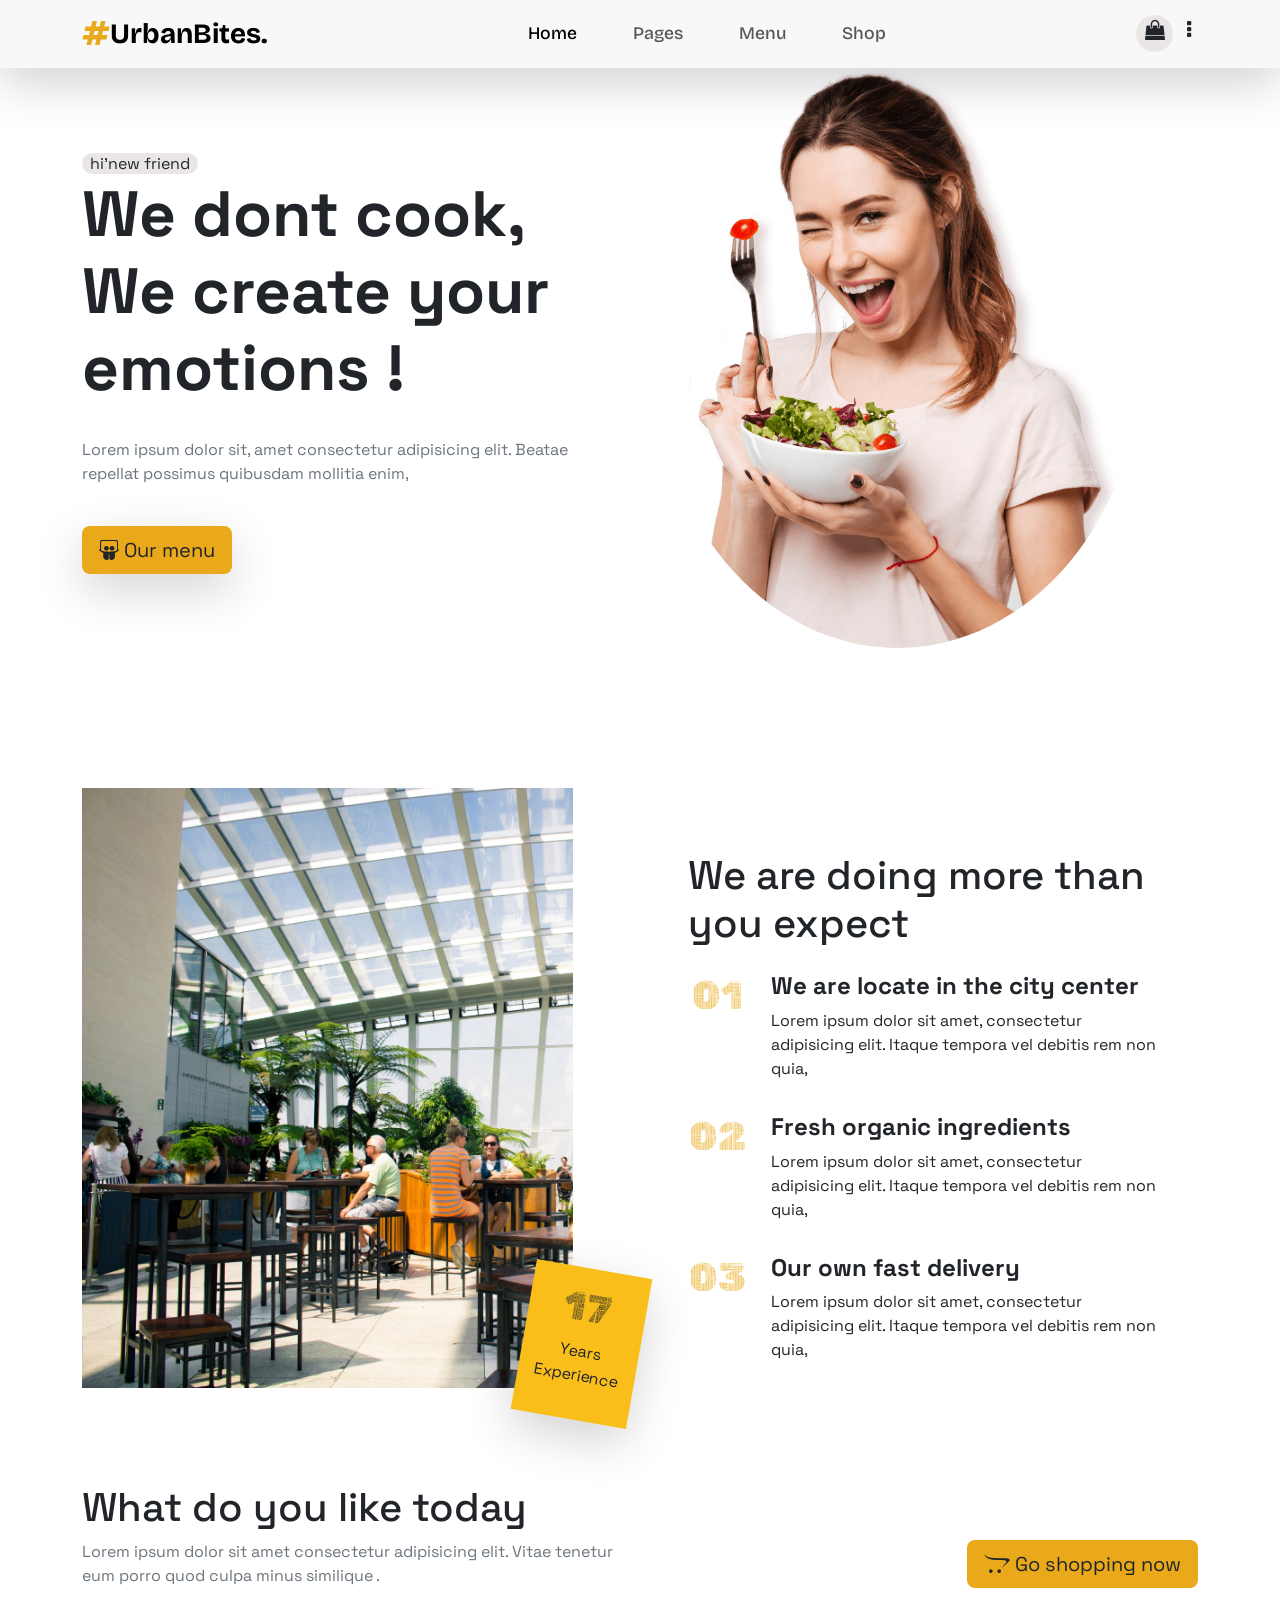
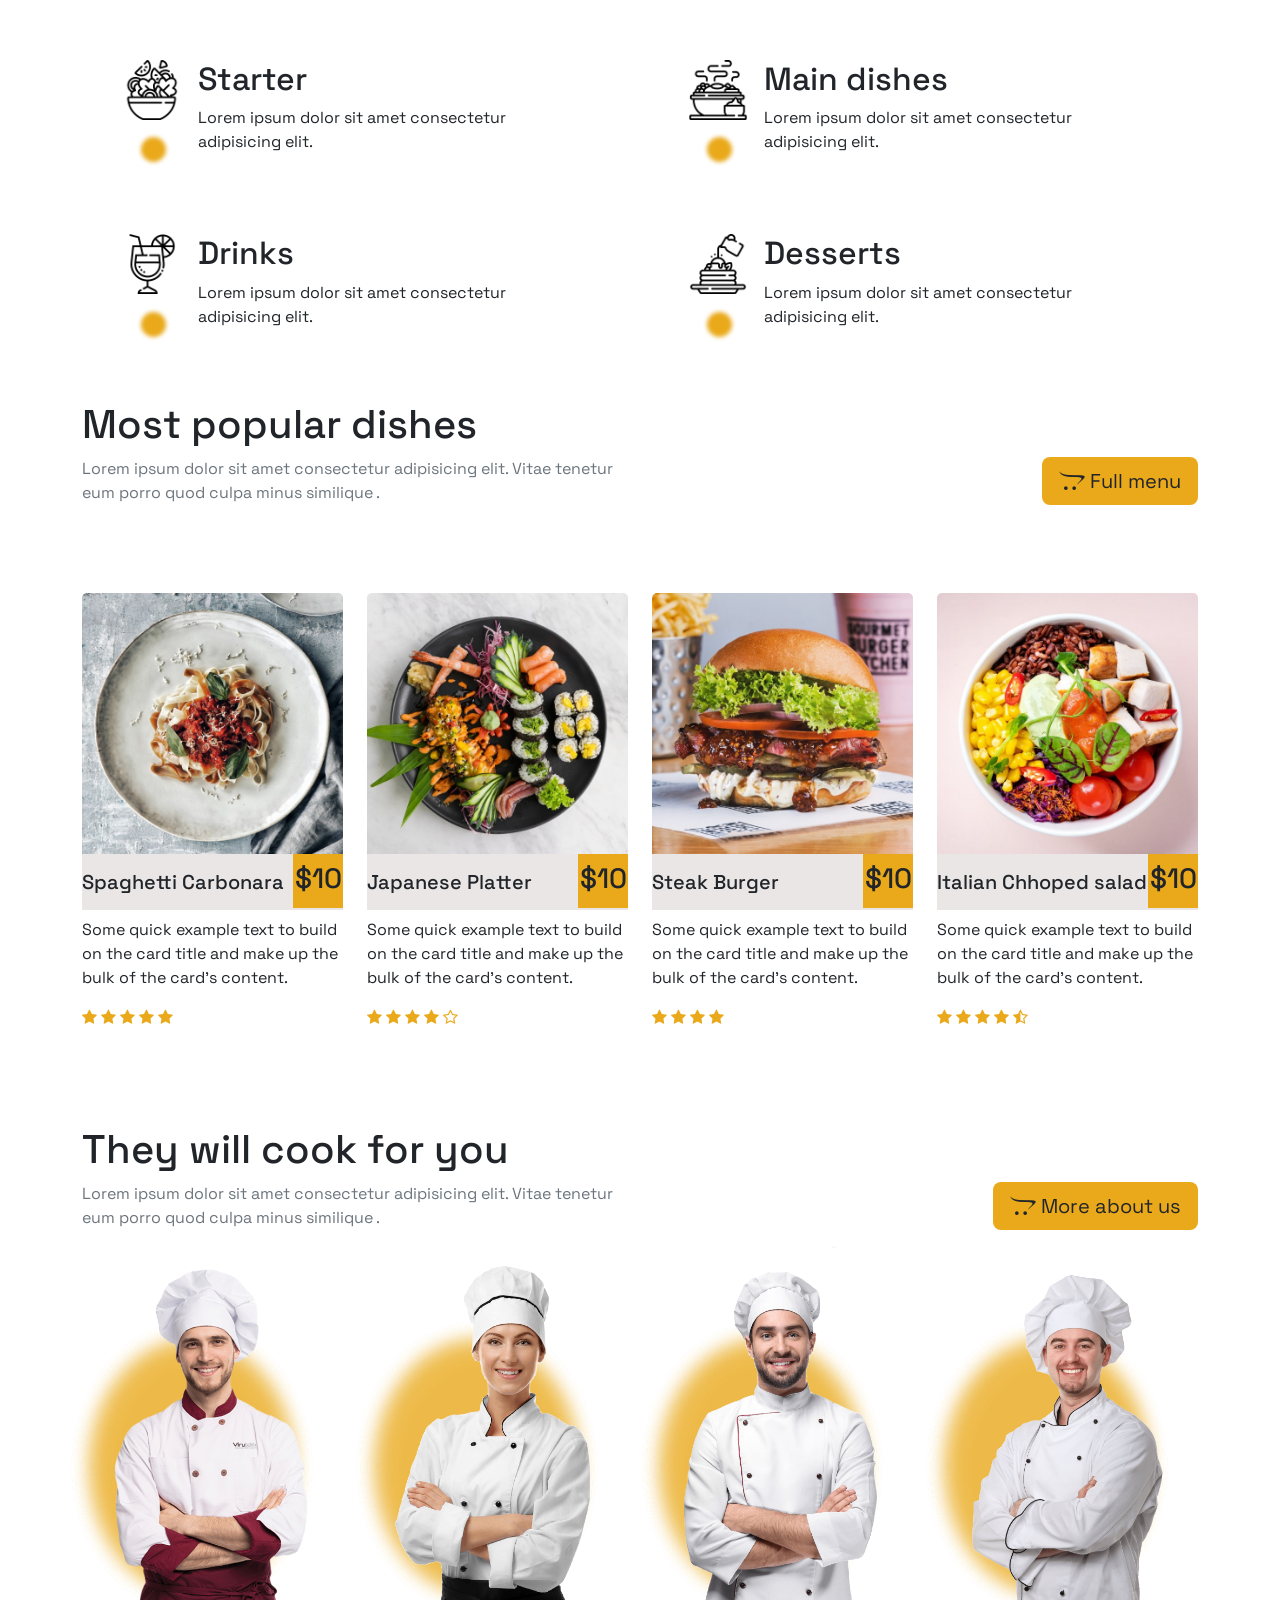
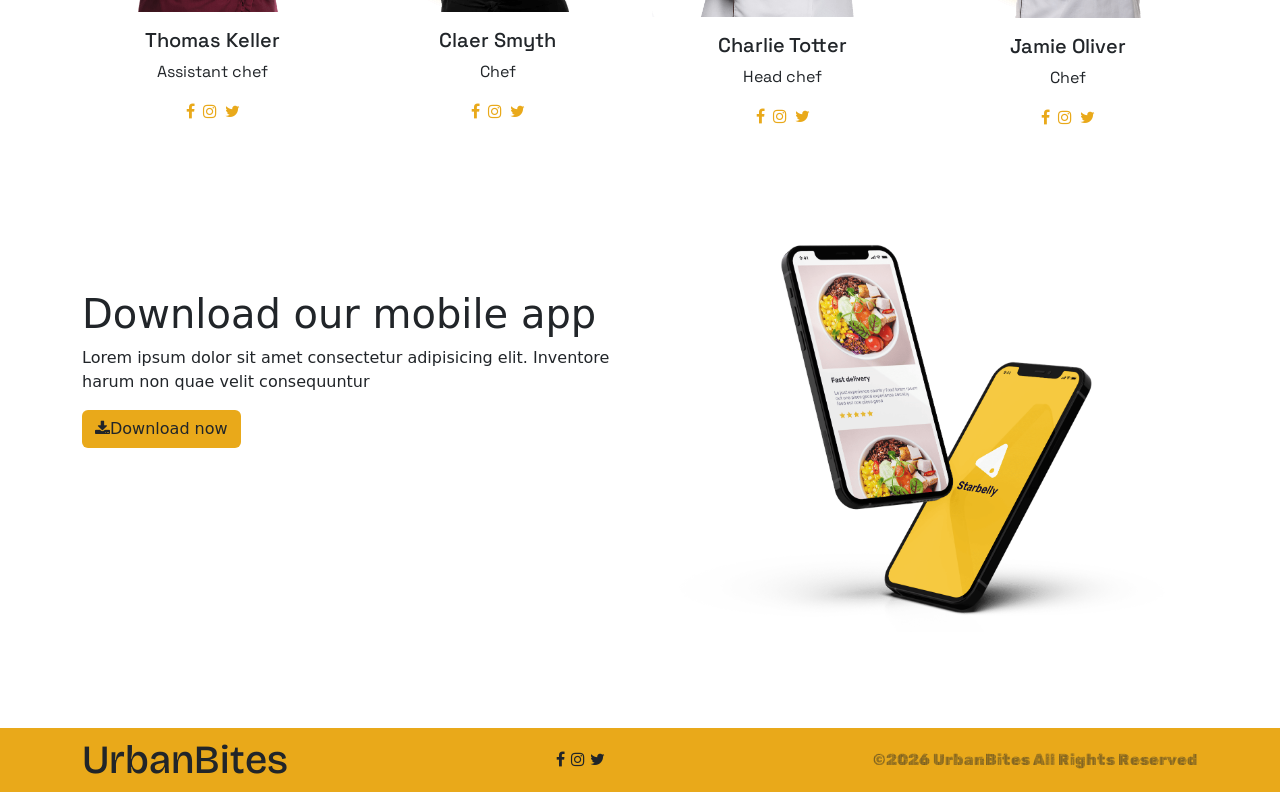
<file: index.html>
<!doctype html>
<html lang="en">
  <head>
    <meta charset="UTF-8" />
    <meta name="viewport" content="width=device-width, initial-scale=1.0" />
    <title>Restaurant</title>
    <link
      href="https://cdn.jsdelivr.net/npm/bootstrap@5.3.8/dist/css/bootstrap.min.css"
      rel="stylesheet"
      integrity="sha384-sRIl4kxILFvY47J16cr9ZwB07vP4J8+LH7qKQnuqkuIAvNWLzeN8tE5YBujZqJLB"
      crossorigin="anonymous"
    />
    <link rel="stylesheet" href="style.css" />
    <link
      rel="stylesheet"
      href="https://cdnjs.cloudflare.com/ajax/libs/font-awesome/4.7.0/css/font-awesome.min.css"
    />
  </head>
  <body>
    <!-- Header -->
    <header>
      <nav class="navbar navbar-expand-lg bg-body-teritary shadow-lg fixed-top">
        <div class="container">
          <a class="navbar-brand fs-3 fw-bold" href="#"
            ><span><i class="fa fa-hashtag" aria-hidden="true"></i></span
            >UrbanBites.</a
          >
          <button
            class="navbar-toggler"
            type="button"
            data-bs-toggle="collapse"
            data-bs-target="#navbarSupportedContent"
            aria-controls="navbarSupportedContent"
            aria-expanded="false"
            aria-label="Toggle navigation"
          >
            <span class="navbar-toggler-icon"></span>
          </button>
          <div class="collapse navbar-collapse" id="navbarSupportedContent">
            <ul class="navbar-nav mx-auto mb-2 mb-lg-0">
              <li class="nav-item">
                <a class="nav-link active" aria-current="page" href="#">Home</a>
              </li>
              <li class="nav-item">
                <a class="nav-link" href="#pages">Pages</a>
              </li>

              <li class="nav-item">
                <a class="nav-link" href="#menu">Menu</a>
              </li>
              <li class="nav-item">
                <a class="nav-link" href="#">Shop</a>
              </li>
            </ul>
            <form class="d-flex" role="search">
              <span><i class="fa fa-shopping-bag" aria-hidden="true"></i></span>
              <span><i class="fa fa-ellipsis-v" aria-hidden="true"></i></span>
            </form>
          </div>
        </div>
      </nav>
    </header>
    <!-- main -->

    <main>
      <!-- Home section -->
      <section class="py-0 py-md-5">
        <div class="container home-box">
          <div class="row">
            <div class="col-12 col-md-6" style="padding-top: 6.5rem">
              <span class="bg-secondary px-2 rounded-4 mt-5 my-5"
                >hi'new friend</span
              >
              <h1 class="fw-bold py-2 py-md-0">
                We dont cook,<br />We create your emotions !
              </h1>
              <p class="text-secondary py-1 py-md-4">
                Lorem ipsum dolor sit, amet consectetur adipisicing elit. Beatae
                repellat possimus quibusdam mollitia enim,
              </p>
              <button class="btn btn-lg shadow-lg">
                <i class="fa fa-slideshare" aria-hidden="true"></i> Our menu
              </button>
            </div>
            <div class="col-12 col-md-6 home-img">
              <div class="home-img2">
                <!-- <img src="img/hero-girl.png" class="img-fluid w-75" alt=""> -->
              </div>
            </div>
          </div>
        </div>
      </section>
      <!-- Pages section -->
      <section class="pages py-4" id="pages">
        <div class="container my-5">
          <div class="row">
            <div class="col-12 col-md-6 pages-img">
              <div class="pages-img2"></div>
              <div class="box-17 shadow-lg p-3 text-center">
                <h1>17</h1>
                <p>
                  Years <br />
                  Experience
                </p>
              </div>
            </div>
            <div
              class="col-12 col-md-6 pages-content px-5"
              style="padding-top: 4rem"
            >
              <h1>We are doing more than you expect</h1>
              <div class="row pt-3">
                <div class="col-2"><h1>01</h1></div>
                <div class="col-10">
                  <h2>We are locate in the city center</h2>
                  <p>
                    Lorem ipsum dolor sit amet, consectetur adipisicing elit.
                    Itaque tempora vel debitis rem non quia,
                  </p>
                </div>
              </div>
              <div class="row py-3">
                <div class="col-2"><h1>02</h1></div>
                <div class="col-10">
                  <h2>Fresh organic ingredients</h2>
                  <p>
                    Lorem ipsum dolor sit amet, consectetur adipisicing elit.
                    Itaque tempora vel debitis rem non quia,
                  </p>
                </div>
              </div>
              <div class="row">
                <div class="col-2"><h1>03</h1></div>
                <div class="col-10">
                  <h2>Our own fast delivery</h2>
                  <p>
                    Lorem ipsum dolor sit amet, consectetur adipisicing elit.
                    Itaque tempora vel debitis rem non quia,
                  </p>
                </div>
              </div>
            </div>
          </div>
        </div>
      </section>
      <!-- what you like today -->
      <section class="py-4 today">
        <div class="container">
          <div class="row">
            <div class="col-12 col-md-6">
              <h1>What do you like today</h1>
              <p class="text-secondary">
                Lorem ipsum dolor sit amet consectetur adipisicing elit. Vitae
                tenetur eum porro quod culpa minus similique .
              </p>
            </div>
            <div
              class="col-12 col-md-6 d-flex justify-content-md-end justify-content-start align-items-end pb-3"
            >
              <button class="btn btn-lg">
                <span><i class="fa fa-opencart" aria-hidden="true"></i></span>
                Go shopping now
              </button>
            </div>
          </div>

          <div class="row py-5 g-3">
            <div class="col-12 col-md-6 px-5 d-flex gap-3 py-2 starter">
              <div class="img-bg">
                <span></span>
                <img
                  src="img/category1.png"
                  alt=""
                  class="img-fluid"
                  width="65px"
                />
              </div>
              <div>
                <h2>Starter</h2>
                <p>Lorem ipsum dolor sit amet consectetur adipisicing elit.</p>
              </div>
            </div>
            <div class="col-12 col-md-6 px-5 d-flex gap-3 py-2 main-course">
              <div class="img-bg">
                <span></span>
                <img
                  src="img/category2.png"
                  alt=""
                  class="img-fluid"
                  width="65px"
                />
              </div>
              <div>
                <h2>Main dishes</h2>
                <p>Lorem ipsum dolor sit amet consectetur adipisicing elit.</p>
              </div>
            </div>
          </div>
          <div class="row g-3">
            <div class="col-12 col-md-6 px-5 d-flex gap-3 py-2 drinks">
              <div class="img-bg">
                <span></span>
                <img
                  src="img/category3.png"
                  alt=""
                  class="img-fluid"
                  width="65px"
                />
              </div>
              <div>
                <h2>Drinks</h2>
                <p>Lorem ipsum dolor sit amet consectetur adipisicing elit.</p>
              </div>
            </div>
            <div class="col-12 col-md-6 px-5 d-flex gap-3 py-2 dessert">
              <div class="img-bg">
                <span></span>
                <img
                  src="img/category4.png"
                  alt=""
                  class="img-fluid"
                  width="65px"
                />
              </div>
              <div>
                <h2>Desserts</h2>
                <p>Lorem ipsum dolor sit amet consectetur adipisicing elit.</p>
              </div>
            </div>
          </div>
          <!-- this is also Menu content page  -->
          <div class="row mt-5">
            <div class="col-12 col-md-6">
              <h1>Most popular dishes</h1>
              <p class="text-secondary">
                Lorem ipsum dolor sit amet consectetur adipisicing elit. Vitae
                tenetur eum porro quod culpa minus similique .
              </p>
            </div>
            <div
              class="col-12 col-md-6 d-flex justify-content-md-end justify-content-start align-items-end pb-3"
            >
              <button class="btn btn-lg " id="menu-btn">
                <span><i class="fa fa-opencart" aria-hidden="true"></i></span>
                Full menu
              </button>
            </div>
          </div>
        </div>
      </section>
      <!-- Menu  -->
      <section class="menu py-5" id="menu">
        <div class="container">
          <div class="row">
            <div class="col-12 col-sm-6 col-md-3">
              <div class="card">
                <img src="img/menu1.jpg" class="card-img-top" alt="..." />
                <div class="card-body">
                  <div class="card-title d-flex justify-content-between">
                    <h5 class="my-3">Spaghetti Carbonara</h5>
                    <div class="py-2"><h3>$10</h3></div>
                  </div>
                  <p class="card-text">
                    Some quick example text to build on the card title and make
                    up the bulk of the card’s content.
                  </p>
                  <span class="star">
                    <i class="fa fa-star"></i>
                    <i class="fa fa-star"></i>
                    <i class="fa fa-star"></i>
                    <i class="fa fa-star"></i>
                    <i class="fa fa-star"></i>
                  </span>
                </div>
              </div>
            </div>
            <div class="col-12 col-sm-6 col-md-3 mt-4 mt-md-0">
              <div class="card">
                <img src="img/menu2.jpg" class="card-img-top" alt="..." />
                <div class="card-body">
                  <div class="card-title d-flex justify-content-between">
                    <h5 class="my-3">Japanese Platter</h5>
                    <div class="py-2"><h3>$10</h3></div>
                  </div>
                  <p class="card-text">
                    Some quick example text to build on the card title and make
                    up the bulk of the card’s content.
                  </p>
                  <span class="star">
                    <i class="fa fa-star"></i>
                    <i class="fa fa-star"></i>
                    <i class="fa fa-star"></i>
                    <i class="fa fa-star"></i>
                    <i class="fa fa-star-o"></i>
                  </span>
                </div>
              </div>
            </div>
            <div class="col-12 col-sm-6 col-md-3 mt-4 mt-md-0">
              <div class="card">
                <img src="img/menu3.jpg" class="card-img-top" alt="..." />
                <div class="card-body">
                  <div class="card-title d-flex justify-content-between">
                    <h5 class="my-3">Steak Burger</h5>
                    <div class="py-2"><h3>$10</h3></div>
                  </div>
                  <p class="card-text">
                    Some quick example text to build on the card title and make
                    up the bulk of the card’s content.
                  </p>
                  <span class="star">
                    <i class="fa fa-star"></i>
                    <i class="fa fa-star"></i>
                    <i class="fa fa-star"></i>
                    <i class="fa fa-star"></i>
                  </span>
                </div>
              </div>
            </div>
            <div class="col-12 col-sm-6 col-md-3 mt-4 mt-md-0">
              <div class="card">
                <img src="img/menu4.jpg" class="card-img-top" alt="..." />
                <div class="card-body">
                  <div class="card-title d-flex justify-content-between">
                    <h5 class="my-3">Italian Chhoped salad</h5>
                    <div class="py-2"><h3>$10</h3></div>
                  </div>
                  <p class="card-text">
                    Some quick example text to build on the card title and make
                    up the bulk of the card’s content.
                  </p>
                  <span class="star">
                    <i class="fa fa-star"></i>
                    <i class="fa fa-star"></i>
                    <i class="fa fa-star"></i>
                    <i class="fa fa-star"></i>
                    <i class="fa fa-star-half-o"></i>
                  </span>
                </div>
              </div>
            </div>
          </div>
        </div>
      </section>

      <section class="chef">
        <div class="container">
          <div class="row mt-5">
            <div class="col-12 col-md-6">
              <h1>They will cook for you</h1>
              <p class="text-secondary">
                Lorem ipsum dolor sit amet consectetur adipisicing elit. Vitae
                tenetur eum porro quod culpa minus similique .
              </p>
            </div>
            <div
              class="col-12 col-md-6 d-flex justify-content-md-end justify-content-start align-items-end pb-3"
            >
              <button class="btn btn-lg">
                <span><i class="fa fa-opencart" aria-hidden="true"></i></span>
                More about us
              </button>
            </div>
          </div>

          <div class="row">
            <div class="col-12 col-sm-6 col-md-3">
              <div class="card">
                <img src="img/chef1.png" class="card-img-top" alt="..." />
                <div class="card-body text-center">
                  <h5 class="card-title">Thomas Keller</h5>
                  <p class="card-text">Assistant chef</p>
                  <div>
                    <span><i class="fa fa-facebook"></i></span>
                    <span class="px-1"><i class="fa fa-instagram"></i></span>
                    <span><i class="fa fa-twitter"></i></span>
                  </div>
                </div>
              </div>
            </div>
            <div class="col-12 col-sm-6 col-md-3">
              <div class="card">
                <img src="img/chef2.png" class="card-img-top" alt="..." />
                <div class="card-body text-center">
                  <h5 class="card-title">Claer Smyth</h5>
                  <p class="card-text">Chef</p>
                  <div>
                    <span><i class="fa fa-facebook"></i></span>
                    <span class="px-1"> <i class="fa fa-instagram"></i></span>
                    <span><i class="fa fa-twitter"></i></span>
                  </div>
                </div>
              </div>
            </div>
            <div class="col-12 col-sm-6 col-md-3">
              <div class="card">
                <img src="img/chef3.png" class="card-img-top" alt="..." />
                <div class="card-body text-center">
                  <h5 class="card-title">Charlie Totter</h5>
                  <p class="card-text">Head chef</p>
                  <div>
                    <span><i class="fa fa-facebook"></i></span>
                    <span class="px-1"><i class="fa fa-instagram"></i></span>
                    <span><i class="fa fa-twitter"></i></span>
                  </div>
                </div>
              </div>
            </div>
            <div class="col-12 col-sm-6 col-md-3">
              <div class="card">
                
                <img src="img/chef4.png" class="card-img-top" alt="..." />
                <div class="card-body text-center">
                  <h5 class="card-title">Jamie Oliver</h5>
                  <p class="card-text">Chef</p>
                  <div>
                    <span><i class="fa fa-facebook"></i></span>
                    <span class="px-1"><i class="fa fa-instagram"></i></span>
                    <span><i class="fa fa-twitter"></i></span>
                  </div>
                </div>
              </div>
            </div>
          </div>
        </div>
      </section>

      <!-- download app  -->
      <section class="download-app py-5">
        <div class="container py-5">
          <div class="row">
            <div class="col-12 col-md-6 py-5">
              <h1>Download our mobile app</h1>
              <p>
                Lorem ipsum dolor sit amet consectetur adipisicing elit.
                Inventore harum non quae velit consequuntur
              </p>
              <button class="btn btn-large">
                <i class="fa fa-download"></i>Download now
              </button>
            </div>
            <div class="col-12 col-md-6">
              <img src="img/mobile-app.png" alt="" class="img-fluid" />
            </div>
          </div>
        </div>
      </section>
    </main>
    <!-- footer -->
    <footer class="footer">
      <div class="container d-md-flex d-block text-center justify-content-between align-items-center">
        <h1 class="my-2">UrbanBites</h1>
        <div>
          <span><i class="fa fa-facebook"></i></span>
          <span><i class="fa fa-instagram"></i></span>
          <span><i class="fa fa-twitter"></i></span>
        </div>
        <p class="my-3">©2026 UrbanBites All Rights Reserved</p>
      </div>
    </footer>

    <script src="main.js"></script>

    <script
      src="https://cdn.jsdelivr.net/npm/bootstrap@5.3.8/dist/js/bootstrap.bundle.min.js"
      integrity="sha384-FKyoEForCGlyvwx9Hj09JcYn3nv7wiPVlz7YYwJrWVcXK/BmnVDxM+D2scQbITxI"
      crossorigin="anonymous"
    ></script>
    <!-- <script
      src="https://kit.fontawesome.com/yourcode.js"
      crossorigin="anonymous"
    ></script> -->
  </body>
</html>
</file>
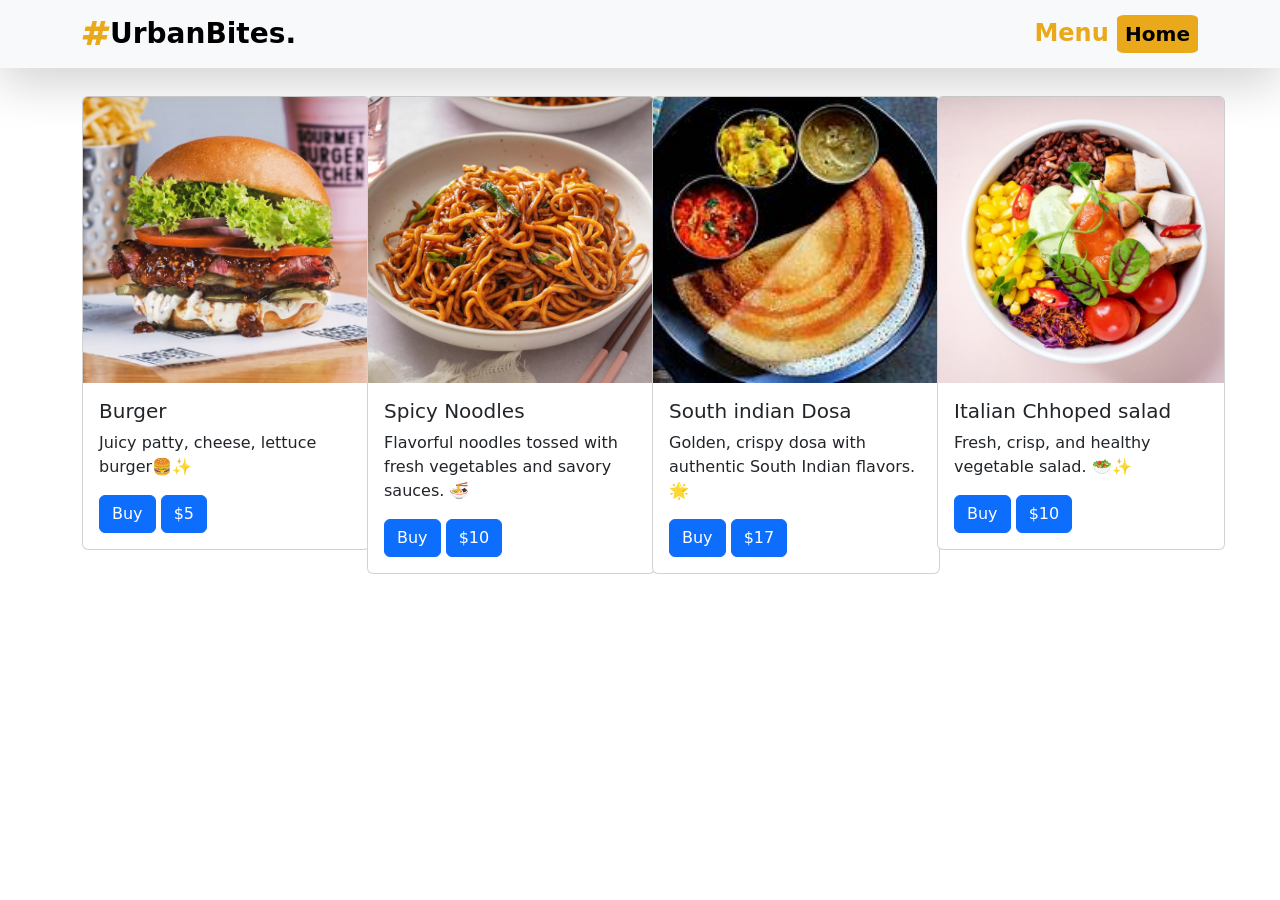
<file: pages/menu.html>
<!doctype html>
<html lang="en">
  <head>
    <meta charset="UTF-8" />
    <meta name="viewport" content="width=device-width, initial-scale=1.0" />
    <title>Menu</title>
    <link rel="stylesheet" href="menu.css" />
    <link
      href="https://cdn.jsdelivr.net/npm/bootstrap@5.3.8/dist/css/bootstrap.min.css"
      rel="stylesheet"
      integrity="sha384-sRIl4kxILFvY47J16cr9ZwB07vP4J8+LH7qKQnuqkuIAvNWLzeN8tE5YBujZqJLB"
      crossorigin="anonymous"
    />
    <link
      rel="stylesheet"
      href="https://cdnjs.cloudflare.com/ajax/libs/font-awesome/4.7.0/css/font-awesome.min.css"
    />
  </head>
  <body>
    <nav class="navbar bg-body-tertiary shadow-lg fixed-top">
      <div class="container">
        <a class="navbar-brand fs-3 fw-bold" onclick="window.history.back()"
          ><span><i class="fa fa-hashtag" aria-hidden="true"></i></span
          >UrbanBites.</a
        >
        <div>
          <span class="fs-4 fw-bold">Menu </span>
          <button
            class="fs-5 px-2 py-1 fw-bold border-0"
            onclick="window.history.back()"
          >
            Home
          </button>
        </div>
      </div>
    </nav>

    <!-- Menu  -->
    <main>
      <section class="mt-5 pt-5">
        <div class="container" id="menu-box">
          <div class="row">
            <div class="col-12 col-sm-6 col-md-3">
              <div class="card" style="width: 18rem">
                <img src="../img/menu3.jpg" class="card-img-top" alt="..." />
                <div class="card-body">
                  <h5 class="card-title">Burger</h5>
                  <p class="card-text">
                    Juicy patty, cheese, lettuce burger🍔✨
                  </p>
                  <button class="btn btn-primary" value="Burger">Buy</button>
                  <a href="#" class="btn btn-primary">$5</a>
                </div>
              </div>
            </div>
            <div class="col-12 col-sm-6 col-md-3">
              <div class="card" style="width: 18rem">
                <img src="../img/snoodles.jpg" class="card-img-top" alt="..." />
                <div class="card-body">
                  <h5 class="card-title">Spicy Noodles</h5>
                  <p class="card-text">
                    Flavorful noodles tossed with fresh vegetables and savory
                    sauces. 🍜
                  </p>
                  <button class="btn btn-primary" value="Spicy Noodles">
                    Buy
                  </button>
                  <a href="#" class="btn btn-primary">$10</a>
                </div>
              </div>
            </div>
            <div class="col-12 col-sm-6 col-md-3">
              <div class="card" style="width: 18rem">
                <img src="../img/dosa.jpg" class="card-img-top" alt="..." />
                <div class="card-body" id="card-body">
                  <h5 class="card-title">South indian Dosa</h5>
                  <p class="card-text">
                    Golden, crispy dosa with authentic South Indian flavors. 🌟
                  </p>
                  <button class="btn btn-primary" value="Dosa">Buy</button>
                  <a href="#" class="btn btn-primary">$17</a>
                </div>
              </div>
            </div>
            <div class="col-12 col-sm-6 col-md-3">
              <div class="card" style="width: 18rem">
                <img src="../img/menu4.jpg" class="card-img-top" alt="..." />
                <div class="card-body" id="card-body">
                  <h5 class="card-title">Italian Chhoped salad</h5>
                  <p class="card-text">
                    Fresh, crisp, and healthy vegetable salad. 🥗✨
                  </p>
                  <button class="btn btn-primary" value="Salad">Buy</button>
                  <a href="#" class="btn btn-primary">$10</a>
                </div>
              </div>
            </div>
          </div>
        </div>
      </section>
    </main>

    <!--Pop up box  -->

    <div class="popup-box" id="popup">
      <h3 id="item">Your want<span id="item-name"></span></h3>
      <div class="">
        <form method="POST">
          <input
            type="text"
            name="name"
            id="fullname"
            placeholder="Your Name"
             autocomplete="off"
            required
            class=""
          /><br />
          <input
            type="tel"
            maxlength="10"
            name="number"
            id="number"
            placeholder="Mobile Number"
             autocomplete="off"
            optional
          /><br />
          <input
            type="number"
            min="1"
            name="quantity"
            id="quantity"
            placeholder="Quantity"
             autocomplete="off"
            required
          />
          <br />
          <span class="text-light fs-3 fw-bold" id="rate"></span><br />
          <button
            type="submit"
            class="btn border w-100 mt-3 border-2 fw-bold"
            id="orderbtn"
          >
            Place order
          </button>
          <span id="goback" class="fs-2 p-0 fw-normal cursor-pointer" title="go back"><i class="fa fa-caret-square-o-left"></i></span>
        </form>
      </div>
    </div>
    <script>
      const submitBtn = document.getElementById("orderbtn");
      const orderBtn = document.querySelectorAll("#menu-box button");
      const aTag = document.querySelectorAll(".card-body a");
      const popup = document.getElementById("popup");
      const itemName = document.querySelector("#item-name");
      const name = document.querySelector("#fullname");
      const number = document.querySelector("#number");
      const quantity = document.querySelector("#quantity");
      const item = document.querySelector("#item-name");
      const backBtn = document.querySelector("#goback");
      const price = document.querySelector("#rate");

      function showStor() {
        let data = localStorage.getItem("orders");
        console.log(data);
      }
      // showStor();

      orderBtn.forEach((btn) => {
        btn.addEventListener("click", () => {
          itemName.innerText = " " + btn.value;
          popup.classList.add("popOut");
          let sty = document.querySelector("#menu-box");
          sty.style.filter = "blur(3px)";
          sty.style.opacity = "0.2";

          let rate = btn.parentElement;
          rate = rate.querySelector("a").textContent;
          price.innerText = "Amount:" + rate;
        });
      });
      document.querySelector("form").addEventListener("submit", (e) => {
        e.preventDefault();
        if (name.value != "" && quantity.value != 0) {
          const order = {
            item: item.textContent,
            name: name.value,
            number: number.value,
            quantity: quantity.value,
          };

          const orders = JSON.parse(localStorage.getItem("orders")) || [];
          orders.push(order);
          localStorage.setItem("orders", JSON.stringify(orders));
           submitBtn.innerText = "Your order placed";   
           setTimeout(()=>{
             popup.classList.remove("popOut");

          let sty = document.querySelector("#menu-box");
          sty.style.filter = "blur(0px)";
          sty.style.opacity = "1";
          window.location.href = "./order.html";
           },1500)        
         
          

          
        } else {
          submitBtn.innerText = "Sorry! fill the field";
        }
      });

      backBtn.addEventListener("click", () => {
        popup.classList.remove("popOut");
        let sty = document.querySelector("#menu-box");
        sty.style.filter = "blur(0px)";
        sty.style.opacity = "1";
      });
    </script>

    <script
      src="https://cdn.jsdelivr.net/npm/bootstrap@5.3.8/dist/js/bootstrap.bundle.min.js"
      integrity="sha384-FKyoEForCGlyvwx9Hj09JcYn3nv7wiPVlz7YYwJrWVcXK/BmnVDxM+D2scQbITxI"
      crossorigin="anonymous"
    ></script>
  </body>
</html>
</file>
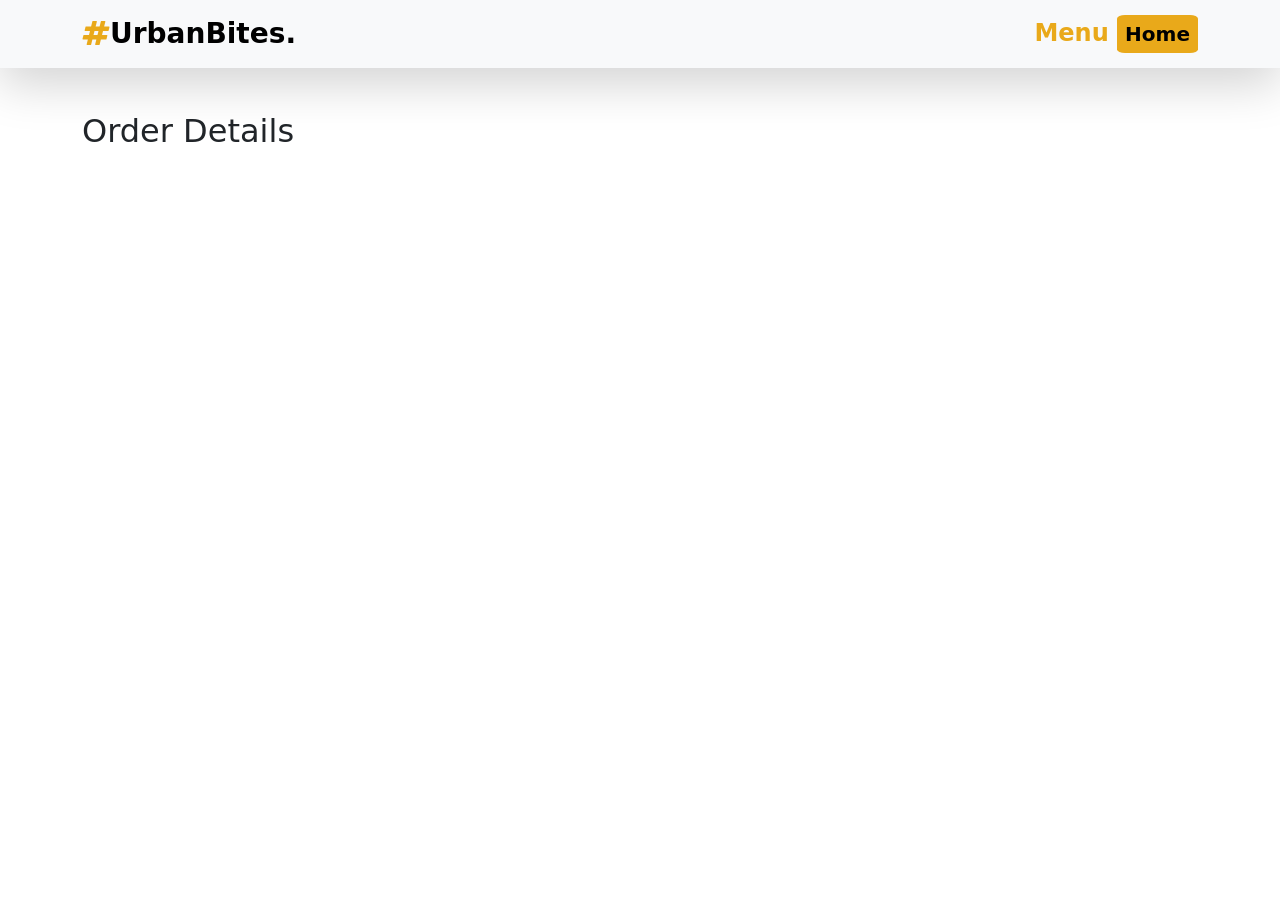
<file: pages/order.html>
<!DOCTYPE html>
<html lang="en">
<head>
    <meta charset="UTF-8">
    <meta name="viewport" content="width=device-width, initial-scale=1.0">
    <title>Document</title>
    <link rel="stylesheet" href="menu.css" />
    <link href="https://cdn.jsdelivr.net/npm/bootstrap@5.3.8/dist/css/bootstrap.min.css" rel="stylesheet" integrity="sha384-sRIl4kxILFvY47J16cr9ZwB07vP4J8+LH7qKQnuqkuIAvNWLzeN8tE5YBujZqJLB" crossorigin="anonymous">
    <link
      rel="stylesheet"
      href="https://cdnjs.cloudflare.com/ajax/libs/font-awesome/4.7.0/css/font-awesome.min.css"
    />
</head>
<body class="mt-5">


  
    <nav class="navbar bg-body-tertiary shadow-lg fixed-top mb-5">
      <div class="container">
        <a class="navbar-brand fs-3 fw-bold" onclick="window.history.back()"
          ><span><i class="fa fa-hashtag" aria-hidden="true"></i></span
          >UrbanBites.</a
        >
        <div>
          <span class="fs-4 fw-bold">Menu </span>
          <button
            class="fs-5 px-2 py-1 fw-bold border-0"
            onclick="window.history.back()"
          >
            Home
          </button>
        </div>
      </div>
    </nav>
  <div class="container" style="margin-top: 7rem;">

    <h2>Order Details</h2>
<div id="orders"></div>
</div>

<script>
const orders = JSON.parse(localStorage.getItem("orders")) || [];

const lastOrder = orders[orders.length - 1];

document.getElementById("orders").innerHTML = `
  <p>Name: ${lastOrder.name}</p>
  <p>Item: ${lastOrder.item}</p>
  <p>Quantity: ${lastOrder.quantity}</p>
  <p>Number: ${lastOrder.number}</p>
`;
</script>
</body>
</html>
</file>
<file: style.css>
@import url('https://fonts.googleapis.com/css2?family=Bricolage+Grotesque:opsz,wght@12..96,200..800&family=Rubik+Lines&family=Space+Grotesk:wght@300..700&display=swap');

* {
  padding: 0;
  margin: 0;
  box-sizing: border-box;
  /* font-family: "Space Grotesk", sans-serif; */
  /* font-family: "Rubik Lines", system-ui; */
}

:root {
  --primary: #e9a91a;
  --secondary: black;
}

header {
  font-family: "Bricolage Grotesque", sans-serif;
  nav {
    background: #f9f8f8;
  }
  .navbar-brand span {
    color: var(--primary);
  }
  li {
    padding: 0 20px;
    font-size: 1.1rem;
    font-weight: 500;
  }
  .navlink:active {
    color: yellow !important;
  }

  form {
    span:nth-child(1) {
      width: 37px;
      height: 37px;
      background: #eae6e6;
      border-radius: 50%;
      text-align: center;
    }

    span {
      font-size: 20px;
      margin: 0px 7px;
    }
  }
}

.home-box {
  margin-top: 0 !important;
  font-family: "Space Grotesk", sans-serif;
  min-height: 620px;

  span {
    background: #eae6e6 !important;
  }
  h1 {
    font-size: 4rem;
  }
  @media (max-width:768px) {
    h1 {
    font-size: 2rem;
  }
  }
  button {
    background: var(--primary);
  }
  button:hover {
    border: 1px solid;
    color: var(--primary);
  }
}
.home-img {
  text-align: center;
  padding: auto;
}

.home-img2 {
  width: 90%;
  height: 600px;
  background-image: url("./img/hero-girl.png");
  background-size: cover;
  border-bottom-left-radius: 50%;
  border-bottom-right-radius: 50%;
  text-align: center;
}

/* }
.hero-img2 img{
    overflow: hidden;
} */
.pages {
  font-family: "Space Grotesk", sans-serif;
  .pages-img {
    position: relative;
  }
  .pages-img2 {
    width: 90%;
    height: 600px;
    background: url("img/interior.jpg");
    background-size: cover;
  }
  .box-17 {
    background: #f9be1a;
    position: absolute;
    bottom: -2rem;
    right: 0px;
    transition: all 0.5s ease;
    transform: rotate(10deg);
  }
  .box-17 h1 {
    font-family: "Rubik Lines", system-ui;
  }
  .box-17:hover {
    transform: rotate(20deg);
    transition: all 0.5s ease;
    border-top-right-radius: 30px;
  }
  .pages-content {
    .row {
      div:nth-child(1) {
        text-align: center;
        font-size: 4rem;
        font-weight: bolder;
        font-family: Impact, Haettenschweiler, "Arial Narrow Bold", sans-serif;
        color: var(--primary);
        font-family: "Rubik Lines", system-ui;
      }
    }
    h2 {
      font-size: 1.5rem;
      font-weight: bold;
    }
  }
}

.today {
  font-family: "Space Grotesk", sans-serif;
  button {
    background-color: var(--primary);
  }
  button:hover {
    color: var(--primary);
    border: 1px solid;
  }

  .img-bg {
    position: relative;
    
  }

  .img-bg span::after {
    content: "";
    width: 25px;
    height: 25px;
    background: var(--primary);
    position: absolute;
    bottom: 8px;
    left: 19px;
    border-radius: 50%;
    filter: blur(2px);
    z-index: -2;
  }

  @media (max-width:768px) {
    img{
      width:75px !important;
    }

    .img-bg span::after {
      top: 1em;
      left:5px;
    }
  }

  .starter,
  .dessert,
  .main-course,
  .drinks {
    transition: all 0.5s ease;
  }

  .starter:hover {
    border-radius: 30px;
    box-shadow: 5px 5px 25px 0px #999;
    cursor: default;
    transition: all 0.5s ease;
    transform: scale(1.02);
  }

  .main-course:hover {
    border-radius: 30px;
    box-shadow: 5px 5px 25px 0px #999;
    cursor: default;
    transition: all 0.5s ease;
    transform: scale(1.02);
  }
  .drinks:hover {
    border-radius: 30px;
    box-shadow: 5px 5px 25px 0px #999;
    cursor: default;
    transition: all 0.5s ease;
    transform: scale(1.02);
  }

  .dessert:hover {
    border-radius: 30px;
    box-shadow: 5px 5px 25px 0px #999;
    cursor: default;
    transform: scale(1.02);
    transition: all 0.5s ease;
  }
}

.menu {
  font-family: "Space Grotesk", sans-serif;
  .card {
    border: none !important;
  }
  .card-body {
    padding: 0 !important;
    border: none !important;
  }
  .card-title {
    padding: 0 !important;
    background: #eae6e6;
    position: relative !important;
    div {
      width: 50px;
      height: 54px;
      background: var(--primary);
    }
    h3 {
      text-align: center;
    }
  }
  .star {
    color: var(--primary);
  }
}

.chef {
  font-family: "Space Grotesk", sans-serif;
  button {
    background-color: var(--primary);
  }
  button:hover {
    color: var(--primary);
    border: 1px solid;
  }
  .card {
    border: none !important;
    .card-body {
      div {
        span {
          color: var(--primary);
        }
      }
    }

    position: relative;
    img {
      z-index: 1;
      transition: all 0.4s ease;
    }
    img:hover {
      transform: scale(1.04);
      transition: all 0.4s ease;
    }
  }

  .card span::after {
    content: "";
    width: 200px;
    height: 250px;
    border-radius: 50%;
    background: var(--primary);
    position: absolute;
    top: 6rem;
    right: 3.2em;
    opacity: 0.4;
    filter: blur(10px);
  }

  @media (max-width: 768px) {
    .card span::after {
      top: 8rem;
      left: 5em;
    }
  }
}

.download-app {
  button {
    background-color: var(--primary);
  }
  button:hover {
    color: var(--primary);
    border: 1px solid;
  }
}

.footer{
  max-width: 100vw;
  margin:0 !important;
  
  background: var(--primary);
  h1{
    font-family: "Bricolage Grotesque", sans-serif;
  }
  p{
    font-family: "Rubik Lines", system-ui;
  }
}
</file>
<file: pages/menu.css>
@import url('https://fonts.googleapis.com/css2?family=Bricolage+Grotesque:opsz,wght@12..96,200..800&family=Rubik+Lines&family=Space+Grotesk:wght@300..700&display=swap');
:root {
  --primary: #e9a91a;
  --secondary: black;
}

* {
  padding: 0;
  margin: 0;
  box-sizing: border-box;
  /* font-family: "Space Grotesk", sans-serif; */
  /* font-family: "Rubik Lines", system-ui; */
}

nav{

.navbar-brand {
    cursor: pointer;
span {
    color: var(--primary);
  }}
  span{
    color: var(--primary);
  }
  button{
    background: var(--primary);
    border-radius: 10%;
  }
}

.popup-box{
    width:400px;
    height: 400px;
    background:var(--primary);
    padding:3rem 3rem;
    border-radius: 20px;
    position: absolute;
    top:0%;
    left:38%;
    transform: scale(0.1);
    visibility:hidden;
    transition: all 0.3s ease;
        input,select{
            width:100%;
            margin-bottom:10px;
            padding:4px 6px;
            outline: none;
            background: cornsilk;
            border:none;
        }
       
        
   
    
    div{
        flex-direction:row;
        gap:10px;
    }

    
}
.popOut{
        top:30%;
        transform: scale(1);
        visibility: visible;
        transition: all 0.5s ease;
    }
</file>
